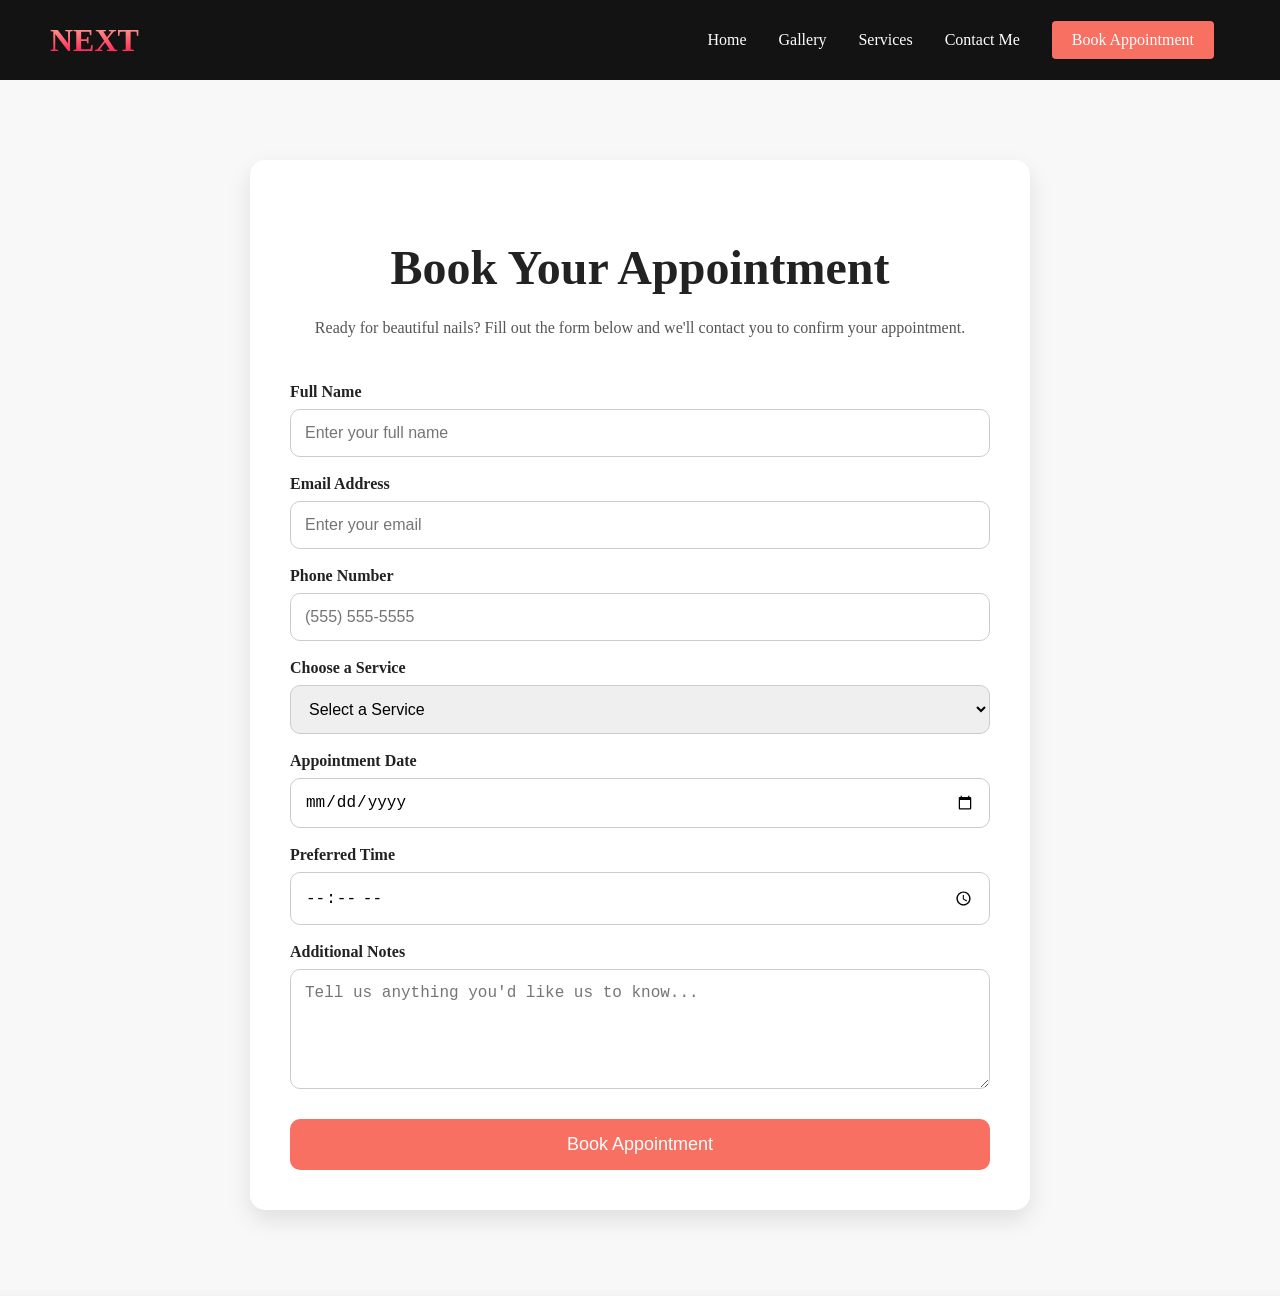
<file: apoint.html>
<!DOCTYPE html>
<html lang="en">
<head>
    <meta charset="UTF-8">
    <meta name="viewport" content="width=device-width, initial-scale=1.0">
    <title>Book Appointment | NEXT Nails</title>
    <link rel="stylesheet" href="styles.css">
</head>

<body>
<nav class="navbar">
    <div class="navbar__container">

        <a href="index.html" id="navbar__logo">NEXT</a>

        <div class="navbar__toggle" id="mobile-menu">
            <span class="bar"></span>
            <span class="bar"></span>
            <span class="bar"></span>
        </div>

        <ul class="navbar__menu">

            <li class="navbar__item">
                <a href="index.html" class="navbar__links">Home</a>
            </li>

            <li class="navbar__item">
                <a href="gallery.html" class="navbar__links">Gallery</a>
            </li>

            <li class="navbar__item">
                <a href="services.html" class="navbar__links">Services</a>
            </li>

            <li class="navbar__item">
                <a href="contact.html" class="navbar__links">Contact Me</a>
            </li>

            <li class="navbar__btn">
                <a href="appointment.html" class="button">Book Appointment</a>
            </li>

        </ul>

    </div>
</nav>

    <!-- Appointment Section -->
    <section class="appointment">

        <div class="appointment__container">

            <h1>Book Your Appointment</h1>

            <p>
                Ready for beautiful nails? Fill out the form below and we'll
                contact you to confirm your appointment.
            </p>

            <form>

                <label for="name">Full Name</label>
                <input
                    type="text"
                    id="name"
                    placeholder="Enter your full name"
                    required>

                <label for="email">Email Address</label>
                <input
                    type="email"
                    id="email"
                    placeholder="Enter your email"
                    required>

                <label for="phone">Phone Number</label>
                <input
                    type="tel"
                    id="phone"
                    placeholder="(555) 555-5555"
                    required>

                <label for="service">Choose a Service</label>

                <select id="service" required>
                    <option value="">Select a Service</option>
                    <option>Classic Manicure</option>
                    <option>Gel Manicure</option>
                    <option>Pedicure</option>
                    <option>Acrylic Full Set</option>
                    <option>Acrylic Fill</option>
                    <option>French Tips</option>
                    <option>Nail Art</option>
                    <option>Dip Powder</option>
                    <option>Gel X</option>
                    <option>Removal</option>
                </select>

                <label for="date">Appointment Date</label>
                <input type="date" id="date" required>

                <label for="time">Preferred Time</label>
                <input type="time" id="time" required>

                <label for="notes">Additional Notes</label>

                <textarea
                    id="notes"
                    rows="5"
                    placeholder="Tell us anything you'd like us to know..."></textarea>

                <button type="submit" class="appointment__button">
                    Book Appointment
                </button>

            </form>

        </div>

    </section>

    <script src="app.js"></script>

</body>
</html>
</file>
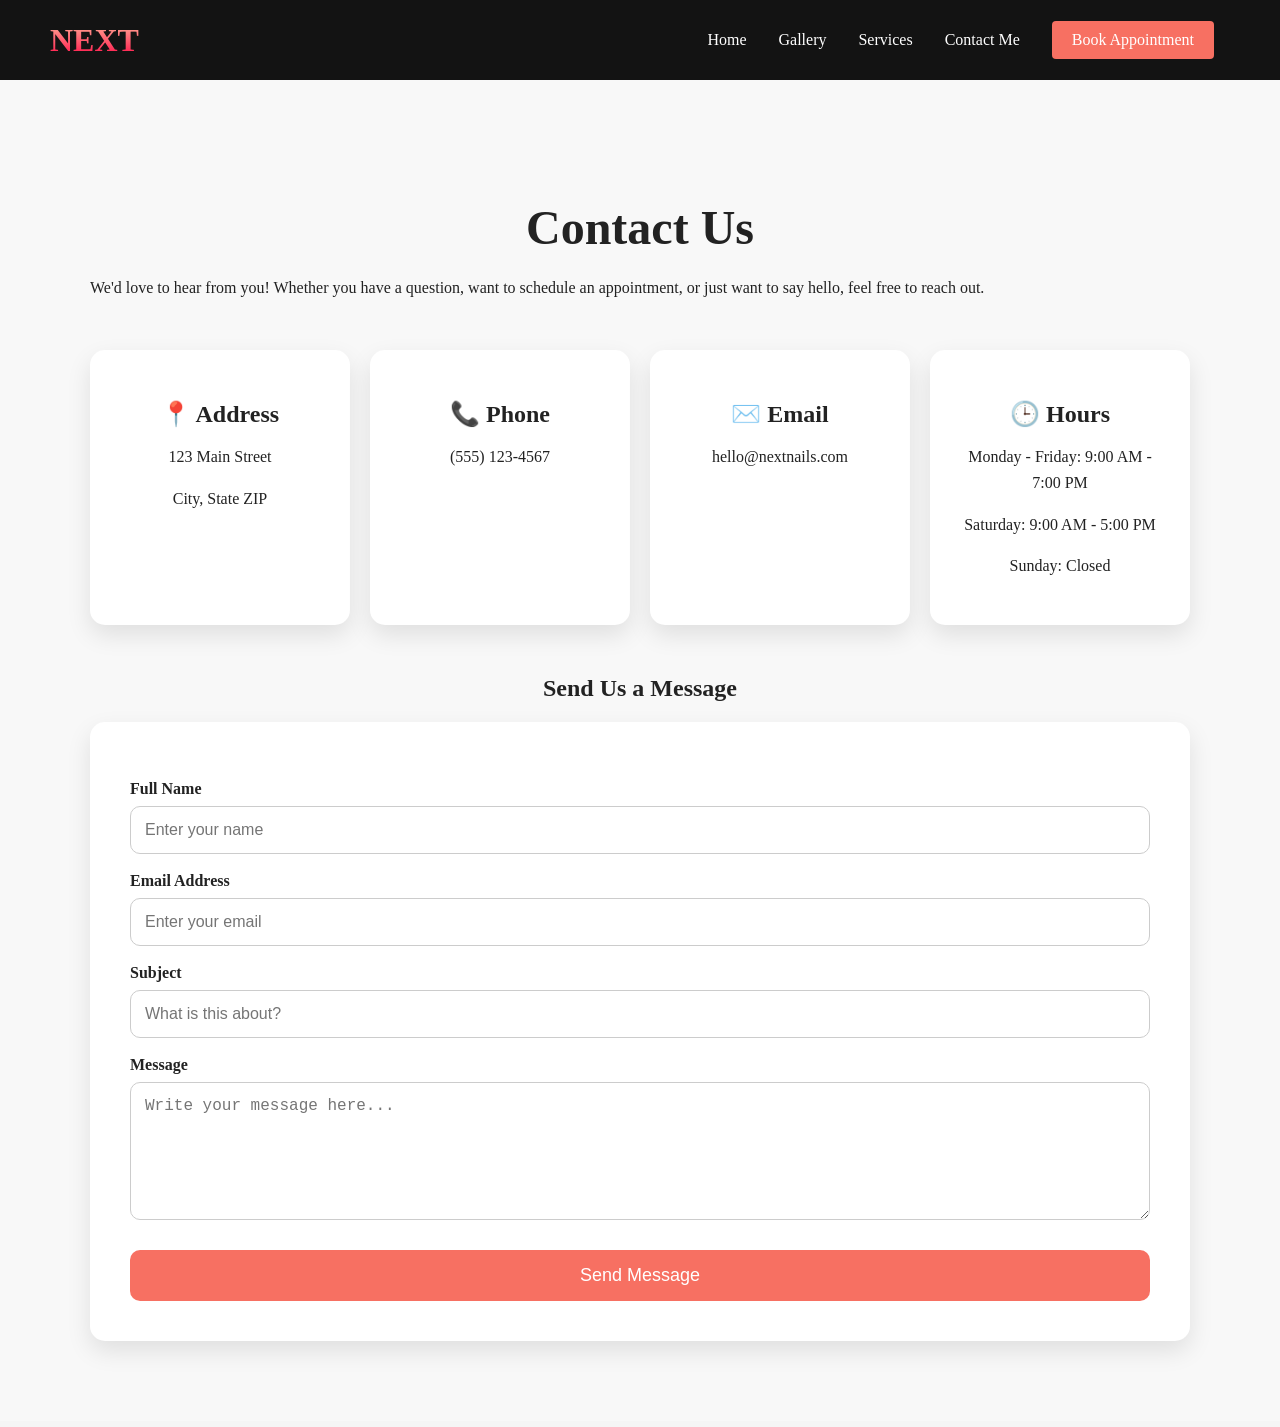
<file: cont.html>
<!DOCTYPE html>
<html lang="en">
<head>
    <meta charset="UTF-8">
    <meta name="viewport" content="width=device-width, initial-scale=1.0">
    <title>Contact Us | NEXT Nails</title>
    <link rel="stylesheet" href="styles.css">
</head>

<body>

    <!-- Navigation -->
    <nav class="navbar">
        <div class="navbar__container">

            <a href="index.html" id="navbar__logo">NEXT</a>

            <div class="navbar__toggle" id="mobile-menu">
                <span class="bar"></span>
                <span class="bar"></span>
                <span class="bar"></span>
            </div>

            <ul class="navbar__menu">

                <li class="navbar__item">
                    <a href="index.html" class="navbar__links">Home</a>
                </li>

                <li class="navbar__item">
                    <a href="gallery.html" class="navbar__links">Gallery</a>
                </li>

                <li class="navbar__item">
                    <a href="services.html" class="navbar__links">Services</a>
                </li>

                <li class="navbar__item">
                    <a href="contact.html" class="navbar__links">Contact Me</a>
                </li>

                <li class="navbar__btn">
                    <a href="appointment.html" class="button">Book Appointment</a>
                </li>

            </ul>

        </div>
    </nav>

    <!-- Contact Section -->
    <section class="contact">

        <div class="contact__container">

            <h1>Contact Us</h1>

            <p>
                We'd love to hear from you! Whether you have a question, want to
                schedule an appointment, or just want to say hello, feel free to
                reach out.
            </p>

            <div class="contact__info">

                <div class="contact__card">
                    <h2>📍 Address</h2>
                    <p>123 Main Street</p>
                    <p>City, State ZIP</p>
                </div>

                <div class="contact__card">
                    <h2>📞 Phone</h2>
                    <p>(555) 123-4567</p>
                </div>

                <div class="contact__card">
                    <h2>✉️ Email</h2>
                    <p>hello@nextnails.com</p>
                </div>

                <div class="contact__card">
                    <h2>🕒 Hours</h2>
                    <p>Monday - Friday: 9:00 AM - 7:00 PM</p>
                    <p>Saturday: 9:00 AM - 5:00 PM</p>
                    <p>Sunday: Closed</p>
                </div>

            </div>

            <h2 class="contact__title">Send Us a Message</h2>

            <form>

                <label for="name">Full Name</label>
                <input
                    type="text"
                    id="name"
                    placeholder="Enter your name"
                    required>

                <label for="email">Email Address</label>
                <input
                    type="email"
                    id="email"
                    placeholder="Enter your email"
                    required>

                <label for="subject">Subject</label>
                <input
                    type="text"
                    id="subject"
                    placeholder="What is this about?">

                <label for="message">Message</label>

                <textarea
                    id="message"
                    rows="6"
                    placeholder="Write your message here..."
                    required></textarea>

                <button type="submit" class="contact__button">
                    Send Message
                </button>

            </form>

        </div>

    </section>

    <script src="https://cdn.emailjs.com/dist/email.min.js"></script>
<script>
   emailjs.init("YOUR_PUBLIC_KEY");
</script>
    <script src="app.js"></script>


</body>
</html>
</file>
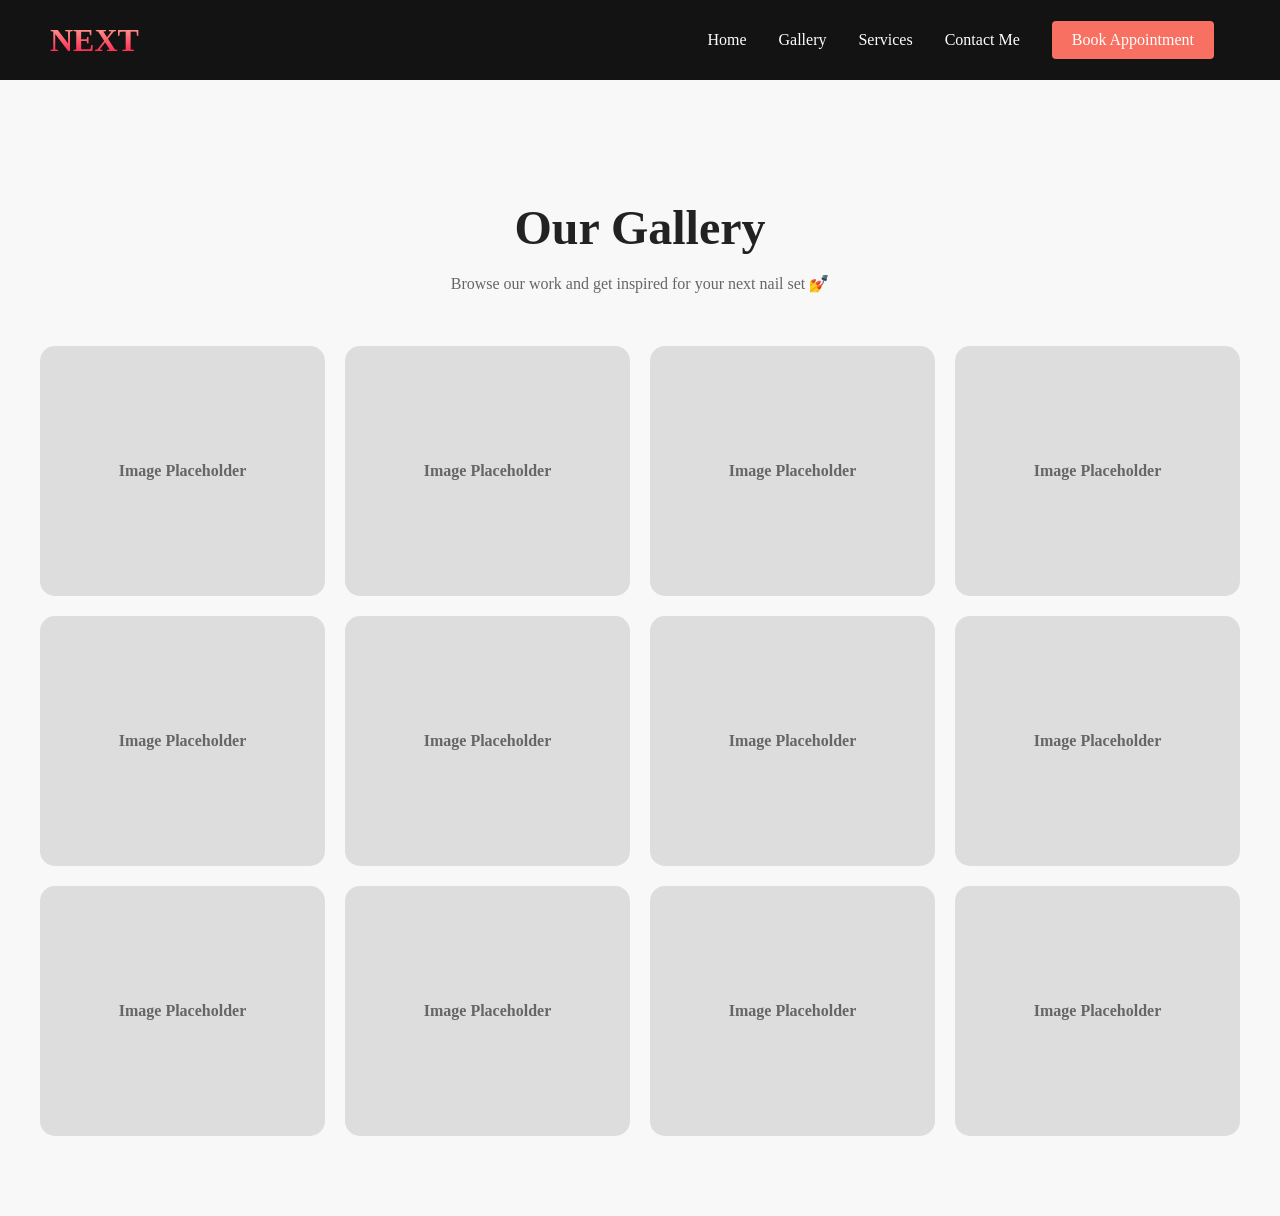
<file: gal.html>
<!DOCTYPE html>
<html lang="en">
<head>
    <meta charset="UTF-8">
    <meta name="viewport" content="width=device-width, initial-scale=1.0">
    <title>Gallery | NEXT Nails</title>
    <link rel="stylesheet" href="styles.css">
</head>

<body>
<nav class="navbar">
    <div class="navbar__container">

        <a href="index.html" id="navbar__logo">NEXT</a>

        <div class="navbar__toggle" id="mobile-menu">
            <span class="bar"></span>
            <span class="bar"></span>
            <span class="bar"></span>
        </div>

        <ul class="navbar__menu">

            <li class="navbar__item">
                <a href="index.html" class="navbar__links">Home</a>
            </li>

            <li class="navbar__item">
                <a href="gallery.html" class="navbar__links">Gallery</a>
            </li>

            <li class="navbar__item">
                <a href="services.html" class="navbar__links">Services</a>
            </li>

            <li class="navbar__item">
                <a href="contact.html" class="navbar__links">Contact Me</a>
            </li>
            
            <li class="navbar__btn">
                <a href="appointment.html" class="button">Book Appointment</a>
            </li>

        </ul>

    </div>
</nav>

    <!-- GALLERY SECTION -->
    <section class="gallery">

        <div class="gallery__header">
            <h1>Our Gallery</h1>
            <p>Browse our work and get inspired for your next nail set 💅</p>
        </div>

        <div class="gallery__container">

            <div class="gallery__item">Image Placeholder</div>
            <div class="gallery__item">Image Placeholder</div>
            <div class="gallery__item">Image Placeholder</div>
            <div class="gallery__item">Image Placeholder</div>
            <div class="gallery__item">Image Placeholder</div>
            <div class="gallery__item">Image Placeholder</div>
            <div class="gallery__item">Image Placeholder</div>
            <div class="gallery__item">Image Placeholder</div>
            <div class="gallery__item">Image Placeholder</div>
            <div class="gallery__item">Image Placeholder</div>
            <div class="gallery__item">Image Placeholder</div>
            <div class="gallery__item">Image Placeholder</div>

        </div>

    </section>

    <script src="app.js"></script>

</body>
</html>
</file>
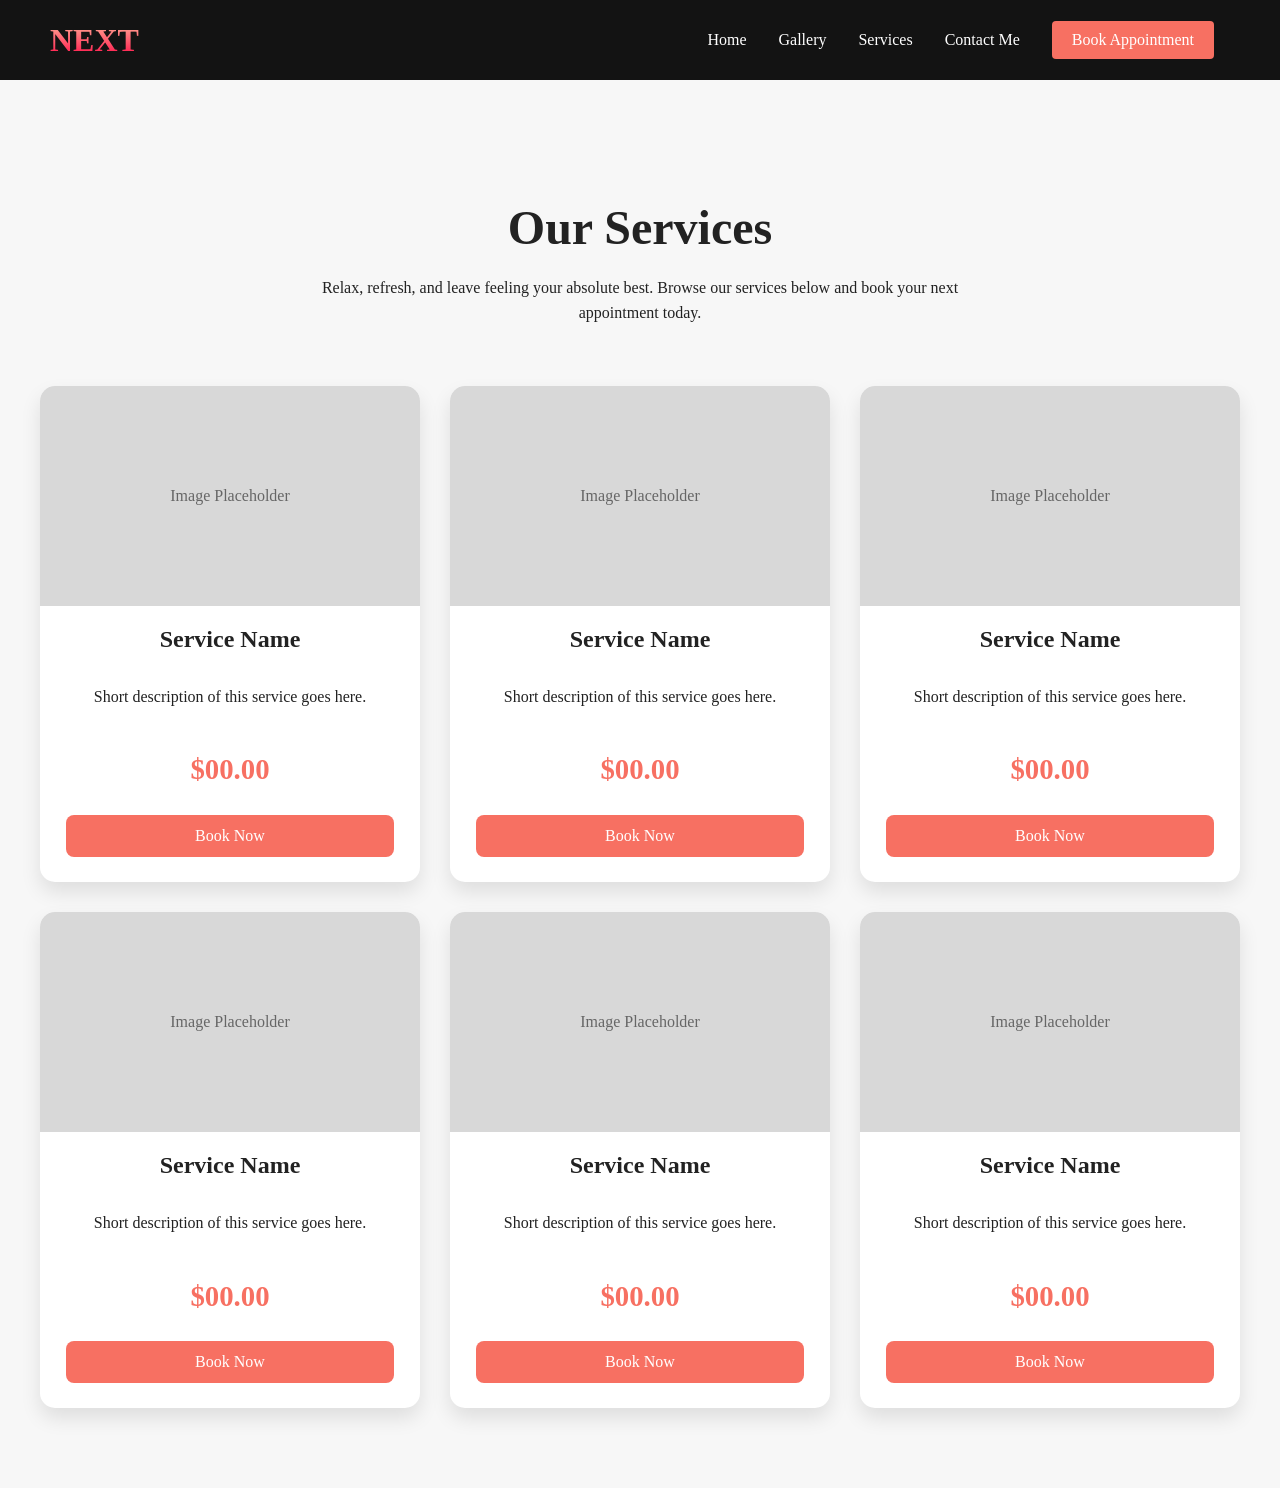
<file: serv.html>
<!DOCTYPE html>
<html lang="en">
<head>
    <meta charset="UTF-8">
    <meta name="viewport" content="width=device-width, initial-scale=1.0">
    <title>Services | NEXT Nails</title>
    <link rel="stylesheet" href="styles.css">
</head>

<body>

    <nav class="navbar">
    <div class="navbar__container">

        <a href="index.html" id="navbar__logo">NEXT</a>

        <div class="navbar__toggle" id="mobile-menu">
            <span class="bar"></span>
            <span class="bar"></span>
            <span class="bar"></span>
        </div>

        <ul class="navbar__menu">

            <li class="navbar__item">
                <a href="index.html" class="navbar__links">Home</a>
            </li>

            <li class="navbar__item">
                <a href="gallery.html" class="navbar__links">Gallery</a>
            </li>

            <li class="navbar__item">
                <a href="services.html" class="navbar__links">Services</a>
            </li>

            <li class="navbar__item">
                <a href="contact.html" class="navbar__links">Contact Me</a>
            </li>

            <li class="navbar__btn">
                <a href="appointment.html" class="button">Book Appointment</a>
            </li>

        </ul>

    </div>
</nav>

    <!-- Hero -->
    <section class="services">

        <div class="services__header">

            <h1>Our Services</h1>

            <p>
                Relax, refresh, and leave feeling your absolute best.
                Browse our services below and book your next appointment today.
            </p>

        </div>

        <!-- Service Cards -->
        <div class="services__container">

            <div class="service__card">
                <div class="service__image">Image Placeholder</div>

                <h2>Service Name</h2>

                <p>
                    Short description of this service goes here.
                </p>

                <h3>$00.00</h3>

                <a href="appointment.html" class="service__button">
                    Book Now
                </a>
            </div>

            <div class="service__card">
                <div class="service__image">Image Placeholder</div>

                <h2>Service Name</h2>

                <p>
                    Short description of this service goes here.
                </p>

                <h3>$00.00</h3>

                <a href="appointment.html" class="service__button">
                    Book Now
                </a>
            </div>

            <div class="service__card">
                <div class="service__image">Image Placeholder</div>

                <h2>Service Name</h2>

                <p>
                    Short description of this service goes here.
                </p>

                <h3>$00.00</h3>

                <a href="appointment.html" class="service__button">
                    Book Now
                </a>
            </div>

            <div class="service__card">
                <div class="service__image">Image Placeholder</div>

                <h2>Service Name</h2>

                <p>
                    Short description of this service goes here.
                </p>

                <h3>$00.00</h3>

                <a href="appointment.html" class="service__button">
                    Book Now
                </a>
            </div>

            <div class="service__card">
                <div class="service__image">Image Placeholder</div>

                <h2>Service Name</h2>

                <p>
                    Short description of this service goes here.
                </p>

                <h3>$00.00</h3>

                <a href="appointment.html" class="service__button">
                    Book Now
                </a>
            </div>

            <div class="service__card">
                <div class="service__image">Image Placeholder</div>

                <h2>Service Name</h2>

                <p>
                    Short description of this service goes here.
                </p>

                <h3>$00.00</h3>

                <a href="appointment.html" class="service__button">
                    Book Now
                </a>
            </div>

        </div>

    </section>

    <script src="app.js"></script>

</body>
</html>
</file>
<file: styles.css>
/* ==========================================
   General Page Sections
========================================== */
html, body{
    margin:0;
    padding:0;
}

body{
    background:#f5f5f5;
    color:#222;
}

section{
    padding:80px 40px;
}

h1{
    text-align:center;
    font-size:3rem;
    margin-bottom:20px;
}

h2{
    margin-bottom:15px;
}

p{
    line-height:1.6;
}

/* =========================
   NAVBAR
========================= */

.navbar{
    background:#131313;
    height:80px;
    display:flex;
    justify-content:center;
    align-items:center;
    position:sticky;
    top:0;
    z-index:999;
}

.navbar__container{
    display:flex;
    justify-content:space-between;
    align-items:center;
    width:100%;
    max-width:1300px;
    margin:0 auto;
    padding:0 50px;
}

#navbar__logo{
    font-size:2rem;
    font-weight:bold;
    background-image:linear-gradient(to top,#ff0844,#ffb199);
    -webkit-background-clip:text;
    -webkit-text-fill-color:transparent;
    cursor:pointer;
    text-decoration:none;
}

/* MENU */
.navbar__menu{
    display:flex;
    list-style:none;
    align-items:center;
    margin:0;
    padding:0;
}

.navbar__item{
    height:80px;
}

/* LINKS */
.navbar__links{
    color:#fff;
    display:flex;
    align-items:center;
    justify-content:center;
    text-decoration:none;
    padding:0 1rem;
    height:100%;
    transition:0.3s ease;
}

.navbar__links:hover{
    color:#f77062;
}

/* BUTTON */
.navbar__btn{
    display:flex;
    align-items:center;
    padding:0 1rem;
}

.button{
    display:flex;
    justify-content:center;
    align-items:center;
    text-decoration:none;
    padding:10px 20px;
    border-radius:4px;
    background:#f77062;
    color:#fff;
    transition:0.3s ease;
}

.button:hover{
    background:#4837ff;
}

/* =========================
   MOBILE NAVBAR
========================= */

@media screen and (max-width:960px){

    .navbar__container{
        padding:0 20px;
    }

    .navbar__menu{
        display:grid;
        grid-template-columns:1fr;
        position:absolute;
        top:-1000px;
        left:0;
        width:100%;
        background:#131313;
        opacity:0;
        transition:0.5s ease;
        z-index:-1;
    }

    .navbar__menu.active{
        top:80px;
        opacity:1;
        z-index:99;
    }

    .navbar__item{
        width:100%;
    }

    .navbar__links{
        text-align:center;
        padding:2rem;
        width:100%;
        display:block;
    }

    .navbar__btn{
        width:100%;
        display:flex;
        justify-content:center;
        padding:20px;
    }

    .button{
        width:80%;
        height:60px;
    }

    /* hamburger bars */
    .navbar__toggle .bar{
        width:25px;
        height:3px;
        margin:5px auto;
        display:block;
        background:#fff;
        transition:0.3s;
        cursor:pointer;
    }

    #mobile-menu{
        position:absolute;
        top:20px;
        right:20px;
        cursor:pointer;
    }

    #mobile-menu.is-active .bar:nth-child(2){
        opacity:0;
    }

    #mobile-menu.is-active .bar:nth-child(1){
        transform:translateY(8px) rotate(45deg);
    }

    #mobile-menu.is-active .bar:nth-child(3){
        transform:translateY(-8px) rotate(-45deg);
    }
}
/* ==========================================
   SERVICES PAGE
========================================== */

.services{
    background:#f7f7f7;
}

.services__header{
    max-width:700px;
    margin:0 auto 60px;
    text-align:center;
}

.services__container{
    max-width:1200px;
    margin:auto;

    display:grid;
    grid-template-columns:repeat(auto-fit,minmax(300px,1fr));
    gap:30px;
}

.service__card{
    background:white;
    border-radius:15px;
    overflow:hidden;
    box-shadow:0 10px 20px rgba(0,0,0,.1);
    transition:.3s;
}

.service__card:hover{
    transform:translateY(-10px);
}

.service__image{
    height:220px;
    background:#d8d8d8;
    display:flex;
    justify-content:center;
    align-items:center;
    color:#666;
}

.service__card h2{
    text-align:center;
    margin-top:20px;
}

.service__card p{
    padding:15px 20px;
    text-align:center;
}

.service__card h3{
    text-align:center;
    color:#f77062;
    font-size:1.8rem;
}

.service__button{
    display:block;
    width:80%;
    margin:25px auto;
    text-align:center;
    text-decoration:none;
    background:#f77062;
    color:white;
    padding:12px;
    border-radius:8px;
}

.service__button:hover{
    background:#4837ff;
}

/* ==========================================
   APPOINTMENT PAGE
========================================== */

.appointment{
    background:#f7f7f7;
}

.appointment__container{
    max-width:700px;
    margin:auto;
    background:white;
    padding:40px;
    border-radius:15px;
    box-shadow:0 10px 20px rgba(0,0,0,.1);
}

.appointment p{
    text-align:center;
    margin-bottom:30px;
}

.appointment form{
    display:flex;
    flex-direction:column;
}

.appointment label{
    margin-top:20px;
    margin-bottom:8px;
    font-weight:bold;
}

.appointment input,
.appointment select,
.appointment textarea{
    padding:14px;
    border:1px solid #ccc;
    border-radius:8px;
    font-size:16px;
}

.appointment textarea{
    resize:vertical;
}

.appointment__button{
    margin-top:30px;
    padding:15px;
    border:none;
    border-radius:8px;
    background:#f77062;
    color:white;
    cursor:pointer;
    font-size:18px;
}

.appointment__button:hover{
    background:#4837ff;
}

/* ==========================================
   CONTACT PAGE
========================================== */

.contact{
    background:#f7f7f7;
}

.contact__container{
    max-width:1100px;
    margin:auto;
}

.contact__info{
    display:grid;
    grid-template-columns:repeat(auto-fit,minmax(220px,1fr));
    gap:20px;
    margin:50px 0;
}

.contact__card{
    background:white;
    padding:30px;
    text-align:center;
    border-radius:15px;
    box-shadow:0 8px 18px rgba(0,0,0,.1);
}

.contact__title{
    text-align:center;
    margin:40px 0 20px;
}

.contact form{
    background:white;
    padding:40px;
    border-radius:15px;
    box-shadow:0 8px 18px rgba(0,0,0,.1);

    display:flex;
    flex-direction:column;
}

.contact label{
    margin-top:18px;
    margin-bottom:8px;
    font-weight:bold;
}

.contact input,
.contact textarea{
    padding:14px;
    border:1px solid #ccc;
    border-radius:8px;
    font-size:16px;
}

.contact textarea{
    resize:vertical;
}

.contact__button{
    margin-top:30px;
    padding:15px;
    background:#f77062;
    color:white;
    border:none;
    border-radius:8px;
    cursor:pointer;
    font-size:18px;
}

.contact__button:hover{
    background:#4837ff;
}

/* ==========================================
   MOBILE
========================================== */

@media screen and (max-width:768px){

    section{
        padding:60px 20px;
    }

    h1{
        font-size:2.2rem;
    }

    .appointment__container,
    .contact form{
        padding:25px;
    }

    .service__image{
        height:180px;
    }
}
/* ==================================================
   APPOINTMENT PAGE
================================================== */

.appointment{
    background:#f8f8f8;
}

.appointment__container{
    max-width:700px;
    margin:auto;
    background:white;
    padding:40px;
    border-radius:15px;
    box-shadow:0 10px 25px rgba(0,0,0,.1);
}

.appointment p{
    text-align:center;
    margin-bottom:25px;
    color:#555;
}

.appointment form{
    display:flex;
    flex-direction:column;
}

.appointment label{
    margin-top:18px;
    margin-bottom:8px;
    font-weight:bold;
}

.appointment input,
.appointment select,
.appointment textarea{
    padding:14px;
    border:1px solid #ccc;
    border-radius:10px;
    font-size:16px;
    outline:none;
    transition:.3s;
}

.appointment input:focus,
.appointment select:focus,
.appointment textarea:focus{
    border-color:#f77062;
    box-shadow:0 0 0 2px rgba(247,112,98,.2);
}

.appointment textarea{
    resize:vertical;
}

.appointment__button{
    margin-top:30px;
    padding:15px;
    border:none;
    border-radius:10px;
    background:#f77062;
    color:white;
    font-size:18px;
    cursor:pointer;
    transition:.3s;
}

.appointment__button:hover{
    background:#4837ff;
    transform:translateY(-2px);
}

/* ==================================================
   CONTACT PAGE
================================================== */

.contact{
    background:#f8f8f8;
}

.contact__container{
    max-width:1100px;
    margin:auto;
}

.contact__info{
    display:grid;
    grid-template-columns:repeat(auto-fit,minmax(220px,1fr));
    gap:20px;
    margin:50px 0;
}

.contact__card{
    background:white;
    padding:30px;
    text-align:center;
    border-radius:15px;
    box-shadow:0 10px 25px rgba(0,0,0,.1);
    transition:.3s;
}

.contact__card:hover{
    transform:translateY(-6px);
}

.contact__title{
    text-align:center;
    margin:40px 0 20px;
}

.contact form{
    background:white;
    padding:40px;
    border-radius:15px;
    box-shadow:0 10px 25px rgba(0,0,0,.1);

    display:flex;
    flex-direction:column;
}

.contact label{
    margin-top:18px;
    margin-bottom:8px;
    font-weight:bold;
}

.contact input,
.contact textarea{
    padding:14px;
    border:1px solid #ccc;
    border-radius:10px;
    font-size:16px;
    outline:none;
    transition:.3s;
}

.contact input:focus,
.contact textarea:focus{
    border-color:#f77062;
    box-shadow:0 0 0 2px rgba(247,112,98,.2);
}

.contact textarea{
    resize:vertical;
}

.contact__button{
    margin-top:30px;
    padding:15px;
    background:#f77062;
    color:white;
    border:none;
    border-radius:10px;
    font-size:18px;
    cursor:pointer;
    transition:.3s;
}

.contact__button:hover{
    background:#4837ff;
    transform:translateY(-2px);
}

/* ==================================================
   FOOTER (OPTIONAL)
================================================== */

.footer{
    background:#131313;
    color:white;
    text-align:center;
    padding:40px 20px;
    margin-top:80px;
}

.footer p{
    color:#aaa;
}

/* ==================================================
   SMALL ANIMATIONS / POLISH
================================================== */

button,
.service__button,
.hero__button,
.contact__button,
.appointment__button{
    transition:all .3s ease;
}

/* subtle fade-in effect for sections */
section{
    animation:fadeIn .6s ease-in;
}

@keyframes fadeIn{
    from{
        opacity:0;
        transform:translateY(10px);
    }
    to{
        opacity:1;
        transform:translateY(0);
    }
}

/* ==================================================
   FINAL MOBILE FIXES
================================================== */

@media screen and (max-width:960px){

    .appointment__container,
    .contact form{
        padding:25px;
    }

    .contact__info{
        grid-template-columns:1fr;
    }
}
/* ==================================================
   GALLERY PAGE
================================================== */

.gallery{
    background:#f8f8f8;
    padding:80px 40px;
}

.gallery__header{
    text-align:center;
    max-width:700px;
    margin:0 auto 50px;
}

.gallery__header h1{
    font-size:3rem;
    margin-bottom:10px;
}

.gallery__header p{
    color:#666;
}

.gallery__container{
    max-width:1200px;
    margin:auto;

    display:grid;
    grid-template-columns:repeat(auto-fit, minmax(250px, 1fr));
    gap:20px;
}

.gallery__item{
    height:250px;
    background:#ddd;
    border-radius:15px;

    display:flex;
    align-items:center;
    justify-content:center;

    color:#666;
    font-weight:bold;

    transition:.3s;
    cursor:pointer;
}

.gallery__item:hover{
    transform:scale(1.05);
    background:#ccc;
}
</file>
